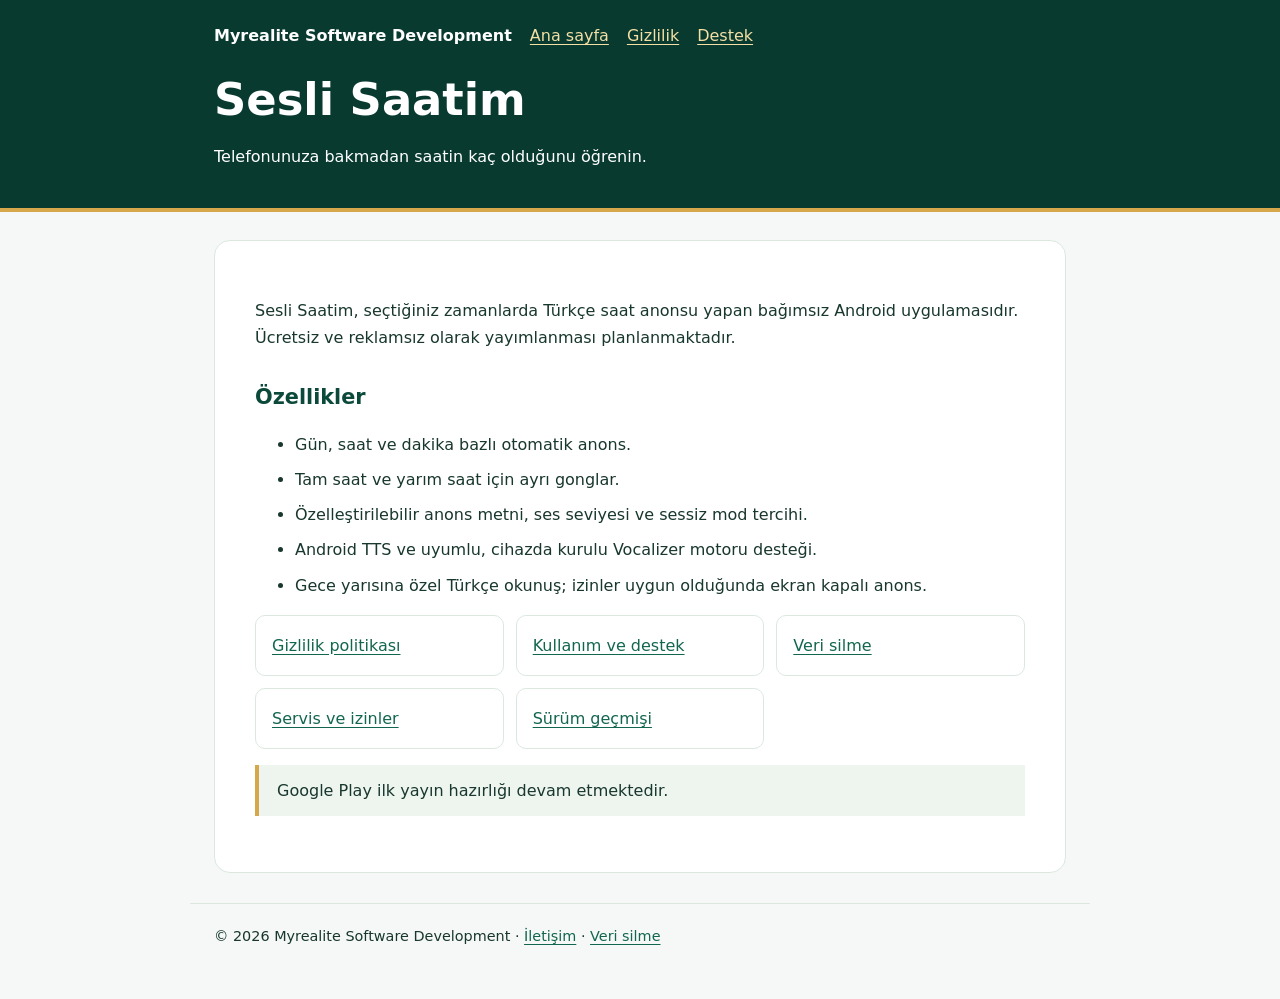
<file: index.html>
<!doctype html>
<html lang="tr"><head><meta charset="utf-8"><meta name="viewport" content="width=device-width,initial-scale=1"><meta name="description" content="Sesli Saatim — Sesli Saatim"><title>Sesli Saatim | Sesli Saatim</title><link rel="stylesheet" href="style.css"></head><body><header><div class="wrap"><nav><strong>Myrealite Software Development</strong><a href="index.html">Ana sayfa</a><a href="privacy.html">Gizlilik</a><a href="support.html">Destek</a></nav><h1>Sesli Saatim</h1><p>Telefonunuza bakmadan saatin kaç olduğunu öğrenin.</p></div></header><main><article><p>Sesli Saatim, seçtiğiniz zamanlarda Türkçe saat anonsu yapan bağımsız Android uygulamasıdır. Ücretsiz ve reklamsız olarak yayımlanması planlanmaktadır.</p><h2>Özellikler</h2><ul><li>Gün, saat ve dakika bazlı otomatik anons.</li><li>Tam saat ve yarım saat için ayrı gonglar.</li><li>Özelleştirilebilir anons metni, ses seviyesi ve sessiz mod tercihi.</li><li>Android TTS ve uyumlu, cihazda kurulu Vocalizer motoru desteği.</li><li>Gece yarısına özel Türkçe okunuş; izinler uygun olduğunda ekran kapalı anons.</li></ul><div class="tiles"><a href="privacy.html">Gizlilik politikası</a><a href="support.html">Kullanım ve destek</a><a href="data-deletion.html">Veri silme</a><a href="foreground-service-demo.html">Servis ve izinler</a><a href="changelog.html">Sürüm geçmişi</a></div><p class="note">Google Play ilk yayın hazırlığı devam etmektedir.</p></article></main><footer>© 2026 Myrealite Software Development · <a href="mailto:myrealitesoftdev@gmail.com">İletişim</a> · <a href="data-deletion.html">Veri silme</a></footer></body></html>
</file>
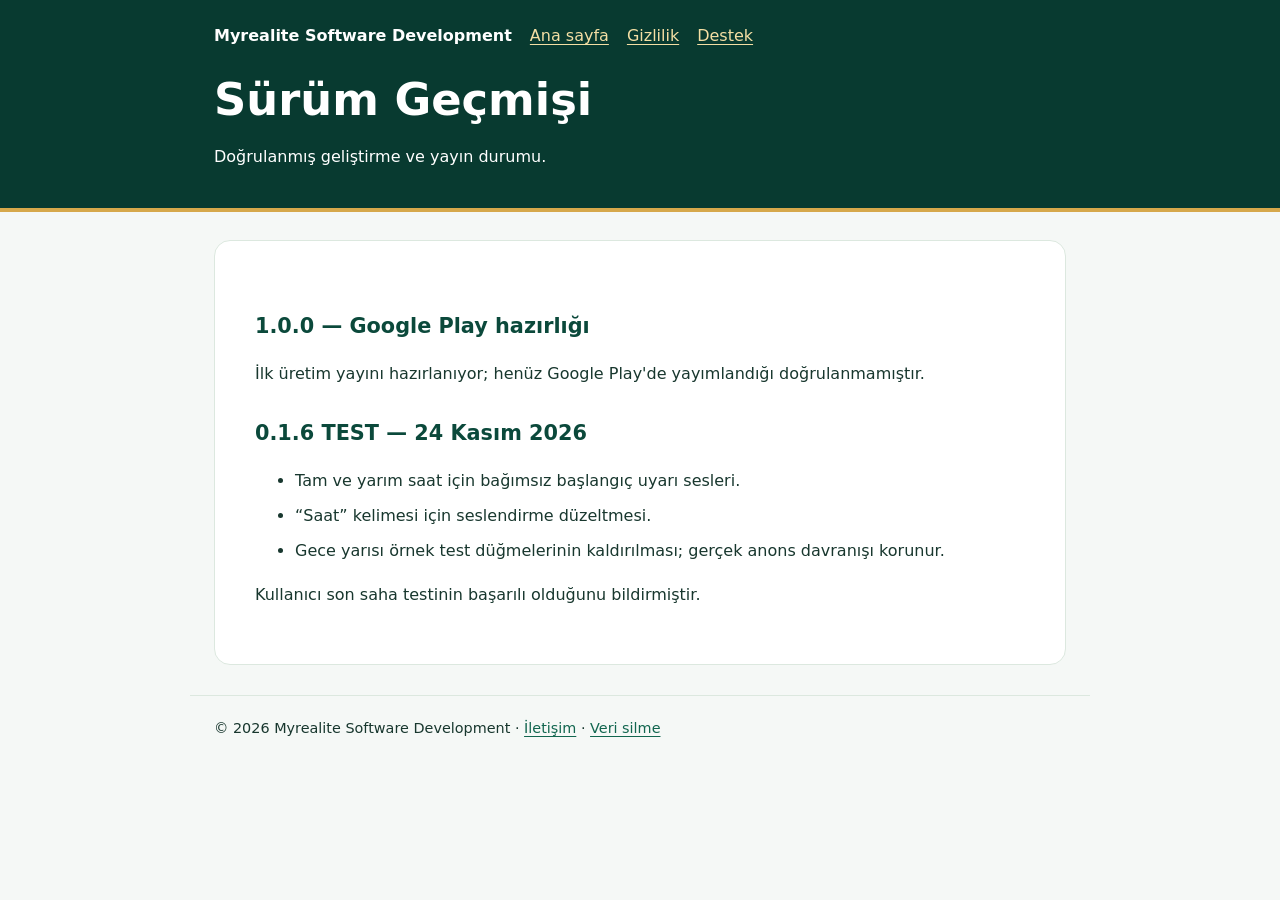
<file: changelog.html>
<!doctype html>
<html lang="tr"><head><meta charset="utf-8"><meta name="viewport" content="width=device-width,initial-scale=1"><meta name="description" content="Sesli Saatim — Sürüm Geçmişi"><title>Sesli Saatim | Sürüm Geçmişi</title><link rel="stylesheet" href="style.css"></head><body><header><div class="wrap"><nav><strong>Myrealite Software Development</strong><a href="index.html">Ana sayfa</a><a href="privacy.html">Gizlilik</a><a href="support.html">Destek</a></nav><h1>Sürüm Geçmişi</h1><p>Doğrulanmış geliştirme ve yayın durumu.</p></div></header><main><article><h2>1.0.0 — Google Play hazırlığı</h2><p>İlk üretim yayını hazırlanıyor; henüz Google Play'de yayımlandığı doğrulanmamıştır.</p><h2>0.1.6 TEST — 24 Kasım 2026</h2><ul><li>Tam ve yarım saat için bağımsız başlangıç uyarı sesleri.</li><li>“Saat” kelimesi için seslendirme düzeltmesi.</li><li>Gece yarısı örnek test düğmelerinin kaldırılması; gerçek anons davranışı korunur.</li></ul><p>Kullanıcı son saha testinin başarılı olduğunu bildirmiştir.</p></article></main><footer>© 2026 Myrealite Software Development · <a href="mailto:myrealitesoftdev@gmail.com">İletişim</a> · <a href="data-deletion.html">Veri silme</a></footer></body></html>
</file>
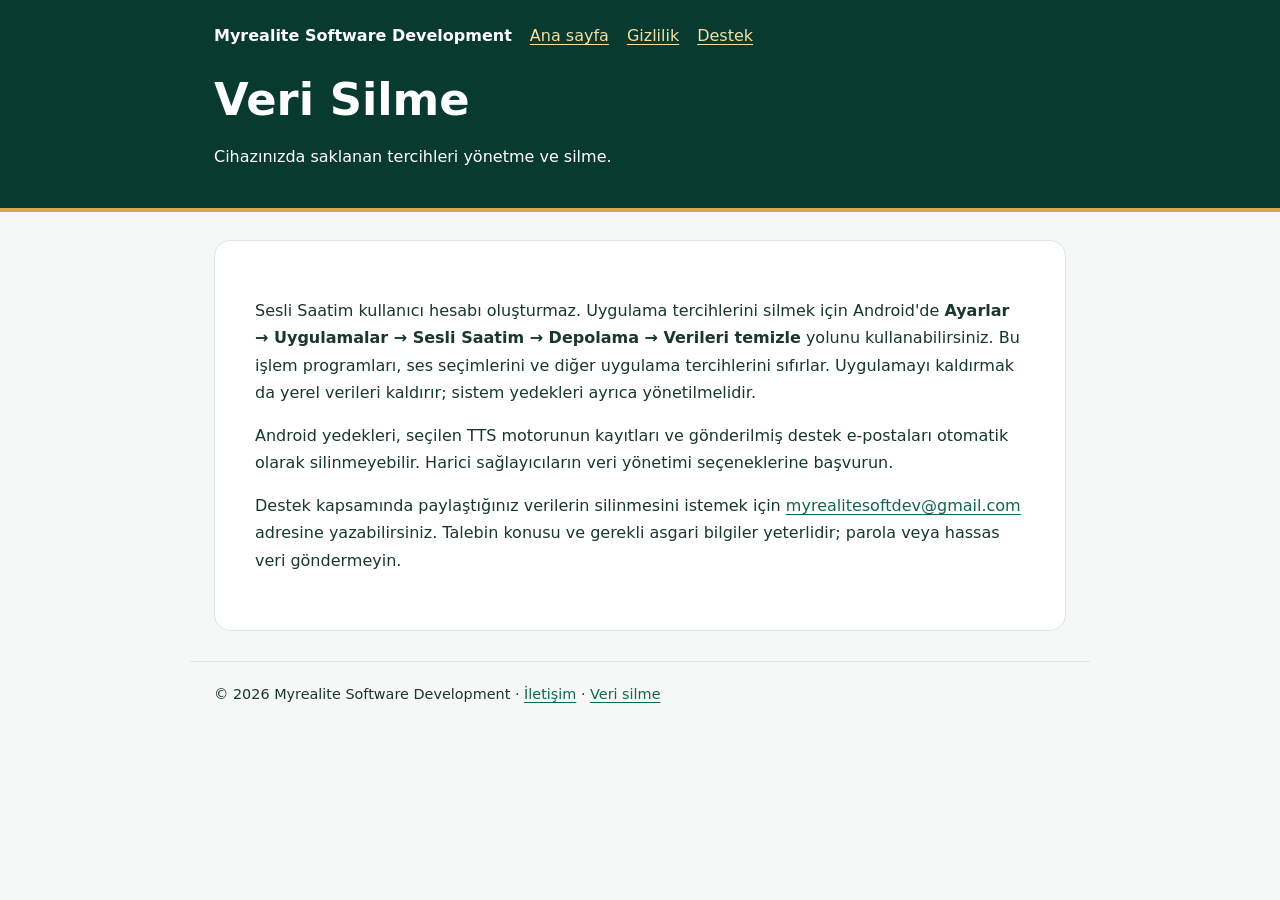
<file: data-deletion.html>
<!doctype html>
<html lang="tr"><head><meta charset="utf-8"><meta name="viewport" content="width=device-width,initial-scale=1"><meta name="description" content="Sesli Saatim — Veri Silme"><title>Sesli Saatim | Veri Silme</title><link rel="stylesheet" href="style.css"></head><body><header><div class="wrap"><nav><strong>Myrealite Software Development</strong><a href="index.html">Ana sayfa</a><a href="privacy.html">Gizlilik</a><a href="support.html">Destek</a></nav><h1>Veri Silme</h1><p>Cihazınızda saklanan tercihleri yönetme ve silme.</p></div></header><main><article><p>Sesli Saatim kullanıcı hesabı oluşturmaz. Uygulama tercihlerini silmek için Android'de <strong>Ayarlar → Uygulamalar → Sesli Saatim → Depolama → Verileri temizle</strong> yolunu kullanabilirsiniz. Bu işlem programları, ses seçimlerini ve diğer uygulama tercihlerini sıfırlar. Uygulamayı kaldırmak da yerel verileri kaldırır; sistem yedekleri ayrıca yönetilmelidir.</p><p>Android yedekleri, seçilen TTS motorunun kayıtları ve gönderilmiş destek e-postaları otomatik olarak silinmeyebilir. Harici sağlayıcıların veri yönetimi seçeneklerine başvurun.</p><p>Destek kapsamında paylaştığınız verilerin silinmesini istemek için <a href="mailto:myrealitesoftdev@gmail.com?subject=Sesli%20Saatim%20veri%20silme%20talebi">myrealitesoftdev@gmail.com</a> adresine yazabilirsiniz. Talebin konusu ve gerekli asgari bilgiler yeterlidir; parola veya hassas veri göndermeyin.</p></article></main><footer>© 2026 Myrealite Software Development · <a href="mailto:myrealitesoftdev@gmail.com">İletişim</a> · <a href="data-deletion.html">Veri silme</a></footer></body></html>
</file>
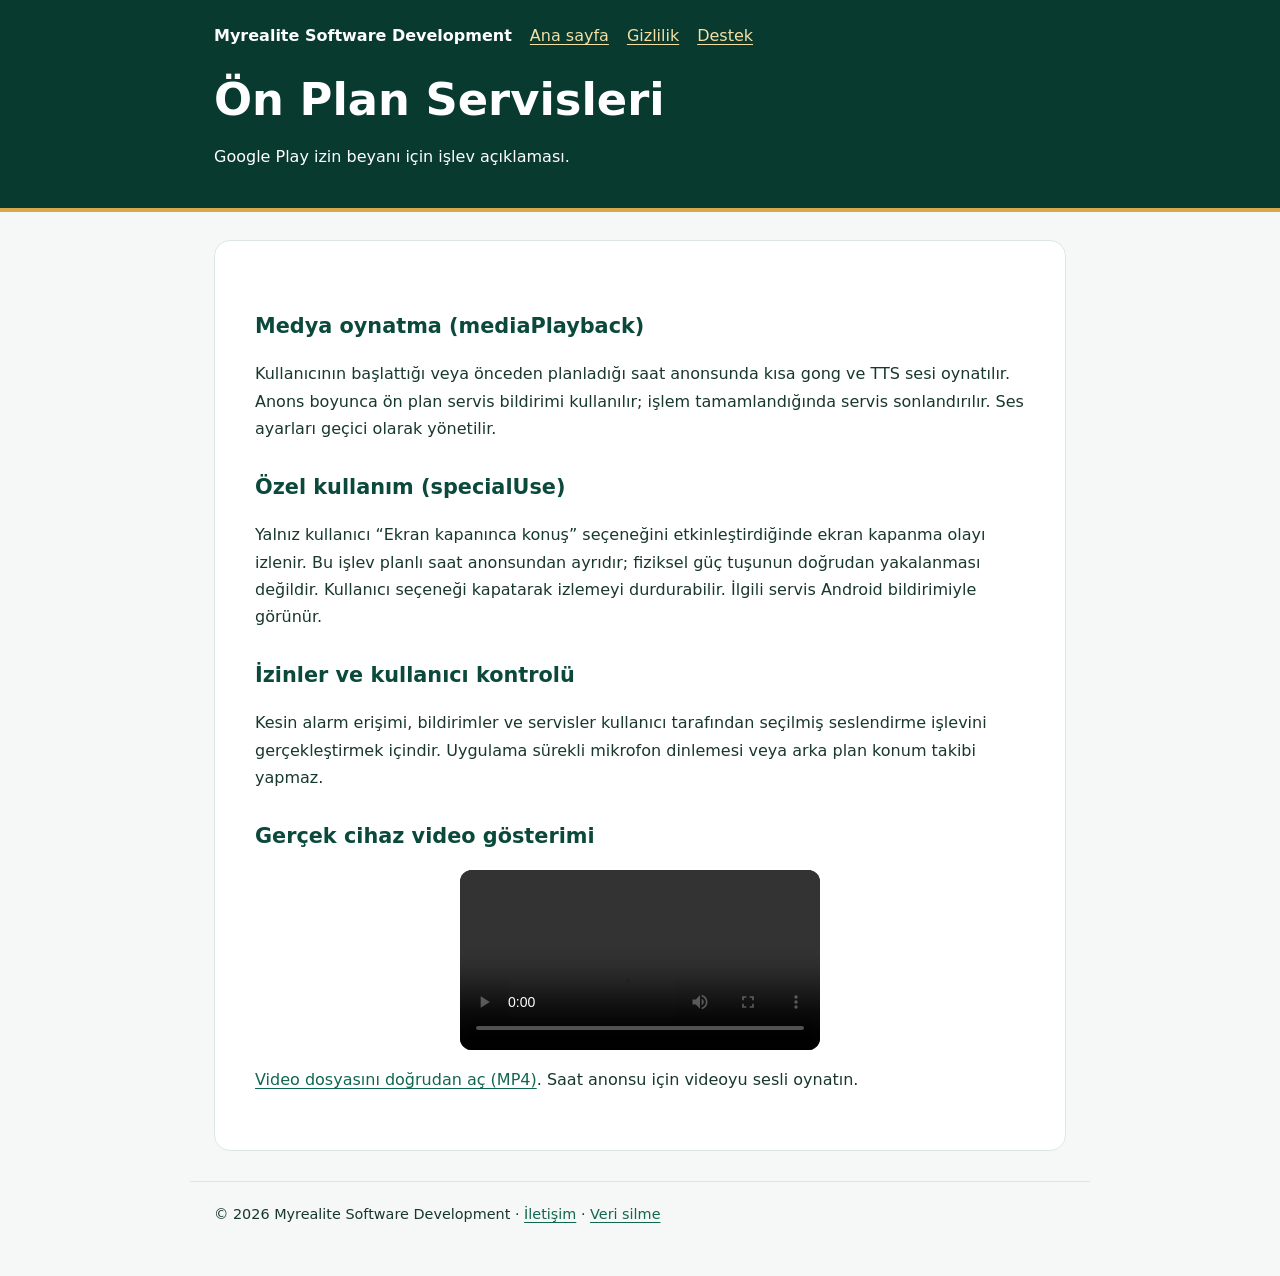
<file: foreground-service-demo.html>
<!doctype html>
<html lang="tr"><head><meta charset="utf-8"><meta name="viewport" content="width=device-width,initial-scale=1"><meta name="description" content="Sesli Saatim — Ön Plan Servisleri"><title>Sesli Saatim | Ön Plan Servisleri</title><link rel="stylesheet" href="style.css"></head><body><header><div class="wrap"><nav><strong>Myrealite Software Development</strong><a href="index.html">Ana sayfa</a><a href="privacy.html">Gizlilik</a><a href="support.html">Destek</a></nav><h1>Ön Plan Servisleri</h1><p>Google Play izin beyanı için işlev açıklaması.</p></div></header><main><article><h2>Medya oynatma (mediaPlayback)</h2><p>Kullanıcının başlattığı veya önceden planladığı saat anonsunda kısa gong ve TTS sesi oynatılır. Anons boyunca ön plan servis bildirimi kullanılır; işlem tamamlandığında servis sonlandırılır. Ses ayarları geçici olarak yönetilir.</p><h2>Özel kullanım (specialUse)</h2><p>Yalnız kullanıcı “Ekran kapanınca konuş” seçeneğini etkinleştirdiğinde ekran kapanma olayı izlenir. Bu işlev planlı saat anonsundan ayrıdır; fiziksel güç tuşunun doğrudan yakalanması değildir. Kullanıcı seçeneği kapatarak izlemeyi durdurabilir. İlgili servis Android bildirimiyle görünür.</p><h2>İzinler ve kullanıcı kontrolü</h2><p>Kesin alarm erişimi, bildirimler ve servisler kullanıcı tarafından seçilmiş seslendirme işlevini gerçekleştirmek içindir. Uygulama sürekli mikrofon dinlemesi veya arka plan konum takibi yapmaz.</p><h2>Gerçek cihaz video gösterimi</h2><video controls playsinline preload="metadata" style="display:block;width:100%;max-width:360px;margin:16px auto;border-radius:12px;background:#111" aria-label="Sesli Saatim ön plan hizmeti gösterimi"><source src="foreground-service-demo.mp4" type="video/mp4">Tarayıcınız video oynatmayı desteklemiyor.</video><p><a href="foreground-service-demo.mp4">Video dosyasını doğrudan aç (MP4)</a>. Saat anonsu için videoyu sesli oynatın.</p></article></main><footer>© 2026 Myrealite Software Development · <a href="mailto:myrealitesoftdev@gmail.com">İletişim</a> · <a href="data-deletion.html">Veri silme</a></footer></body></html>
</file>
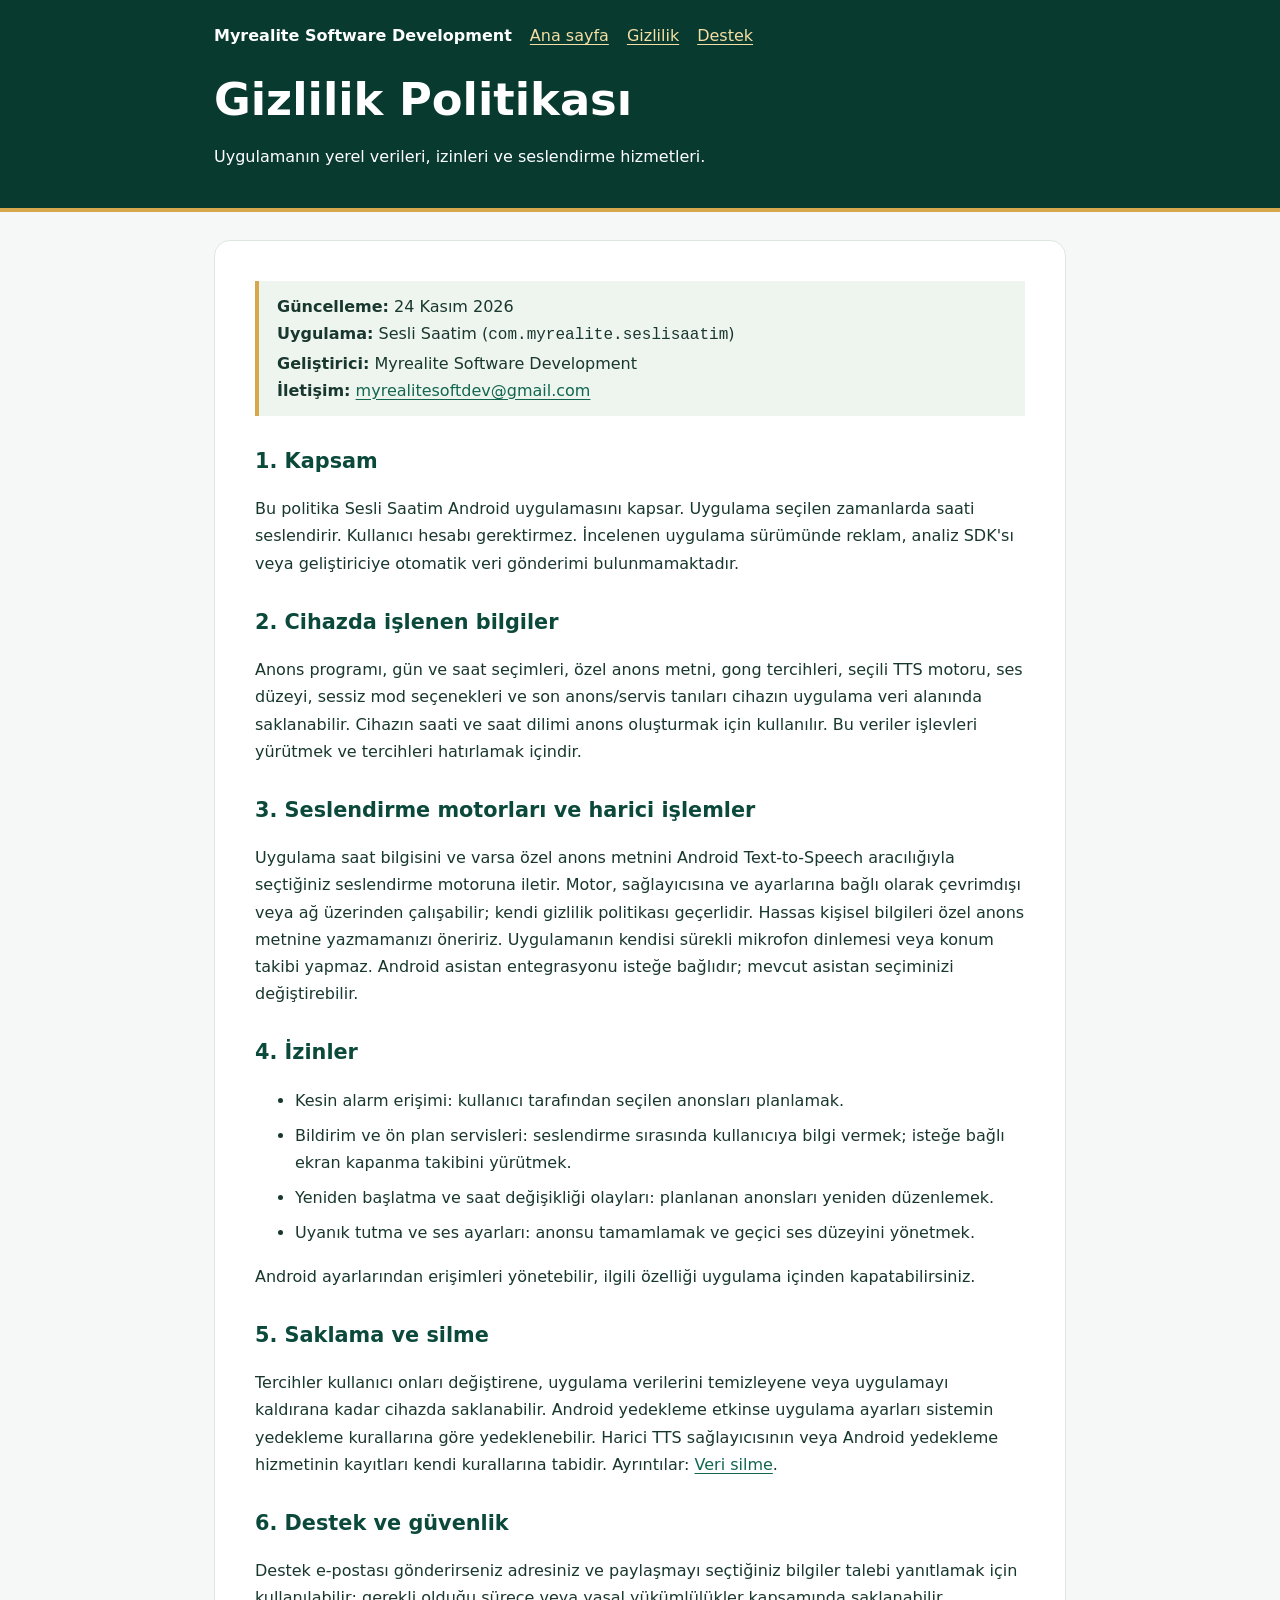
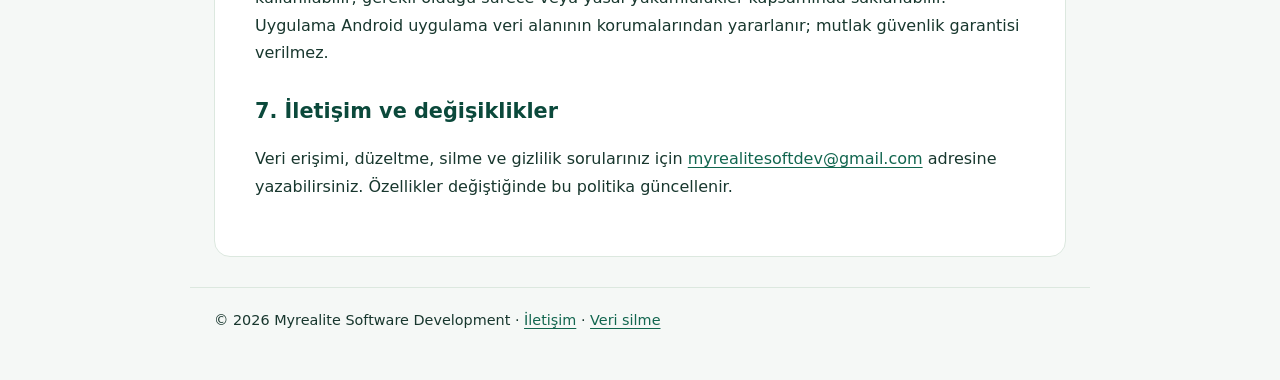
<file: privacy.html>
<!doctype html>
<html lang="tr"><head><meta charset="utf-8"><meta name="viewport" content="width=device-width,initial-scale=1"><meta name="description" content="Sesli Saatim — Gizlilik Politikası"><title>Sesli Saatim | Gizlilik Politikası</title><link rel="stylesheet" href="style.css"></head><body><header><div class="wrap"><nav><strong>Myrealite Software Development</strong><a href="index.html">Ana sayfa</a><a href="privacy.html">Gizlilik</a><a href="support.html">Destek</a></nav><h1>Gizlilik Politikası</h1><p>Uygulamanın yerel verileri, izinleri ve seslendirme hizmetleri.</p></div></header><main><article><div class="note"><strong>Güncelleme:</strong> 24 Kasım 2026<br><strong>Uygulama:</strong> Sesli Saatim (<code>com.myrealite.seslisaatim</code>)<br><strong>Geliştirici:</strong> Myrealite Software Development<br><strong>İletişim:</strong> <a href="mailto:myrealitesoftdev@gmail.com">myrealitesoftdev@gmail.com</a></div><h2>1. Kapsam</h2><p>Bu politika Sesli Saatim Android uygulamasını kapsar. Uygulama seçilen zamanlarda saati seslendirir. Kullanıcı hesabı gerektirmez. İncelenen uygulama sürümünde reklam, analiz SDK'sı veya geliştiriciye otomatik veri gönderimi bulunmamaktadır.</p><h2>2. Cihazda işlenen bilgiler</h2><p>Anons programı, gün ve saat seçimleri, özel anons metni, gong tercihleri, seçili TTS motoru, ses düzeyi, sessiz mod seçenekleri ve son anons/servis tanıları cihazın uygulama veri alanında saklanabilir. Cihazın saati ve saat dilimi anons oluşturmak için kullanılır. Bu veriler işlevleri yürütmek ve tercihleri hatırlamak içindir.</p><h2>3. Seslendirme motorları ve harici işlemler</h2><p>Uygulama saat bilgisini ve varsa özel anons metnini Android Text-to-Speech aracılığıyla seçtiğiniz seslendirme motoruna iletir. Motor, sağlayıcısına ve ayarlarına bağlı olarak çevrimdışı veya ağ üzerinden çalışabilir; kendi gizlilik politikası geçerlidir. Hassas kişisel bilgileri özel anons metnine yazmamanızı öneririz. Uygulamanın kendisi sürekli mikrofon dinlemesi veya konum takibi yapmaz. Android asistan entegrasyonu isteğe bağlıdır; mevcut asistan seçiminizi değiştirebilir.</p><h2>4. İzinler</h2><ul><li>Kesin alarm erişimi: kullanıcı tarafından seçilen anonsları planlamak.</li><li>Bildirim ve ön plan servisleri: seslendirme sırasında kullanıcıya bilgi vermek; isteğe bağlı ekran kapanma takibini yürütmek.</li><li>Yeniden başlatma ve saat değişikliği olayları: planlanan anonsları yeniden düzenlemek.</li><li>Uyanık tutma ve ses ayarları: anonsu tamamlamak ve geçici ses düzeyini yönetmek.</li></ul><p>Android ayarlarından erişimleri yönetebilir, ilgili özelliği uygulama içinden kapatabilirsiniz.</p><h2>5. Saklama ve silme</h2><p>Tercihler kullanıcı onları değiştirene, uygulama verilerini temizleyene veya uygulamayı kaldırana kadar cihazda saklanabilir. Android yedekleme etkinse uygulama ayarları sistemin yedekleme kurallarına göre yedeklenebilir. Harici TTS sağlayıcısının veya Android yedekleme hizmetinin kayıtları kendi kurallarına tabidir. Ayrıntılar: <a href="data-deletion.html">Veri silme</a>.</p><h2>6. Destek ve güvenlik</h2><p>Destek e-postası gönderirseniz adresiniz ve paylaşmayı seçtiğiniz bilgiler talebi yanıtlamak için kullanılabilir; gerekli olduğu sürece veya yasal yükümlülükler kapsamında saklanabilir. Uygulama Android uygulama veri alanının korumalarından yararlanır; mutlak güvenlik garantisi verilmez.</p><h2>7. İletişim ve değişiklikler</h2><p>Veri erişimi, düzeltme, silme ve gizlilik sorularınız için <a href="mailto:myrealitesoftdev@gmail.com">myrealitesoftdev@gmail.com</a> adresine yazabilirsiniz. Özellikler değiştiğinde bu politika güncellenir.</p></article></main><footer>© 2026 Myrealite Software Development · <a href="mailto:myrealitesoftdev@gmail.com">İletişim</a> · <a href="data-deletion.html">Veri silme</a></footer></body></html>
</file>
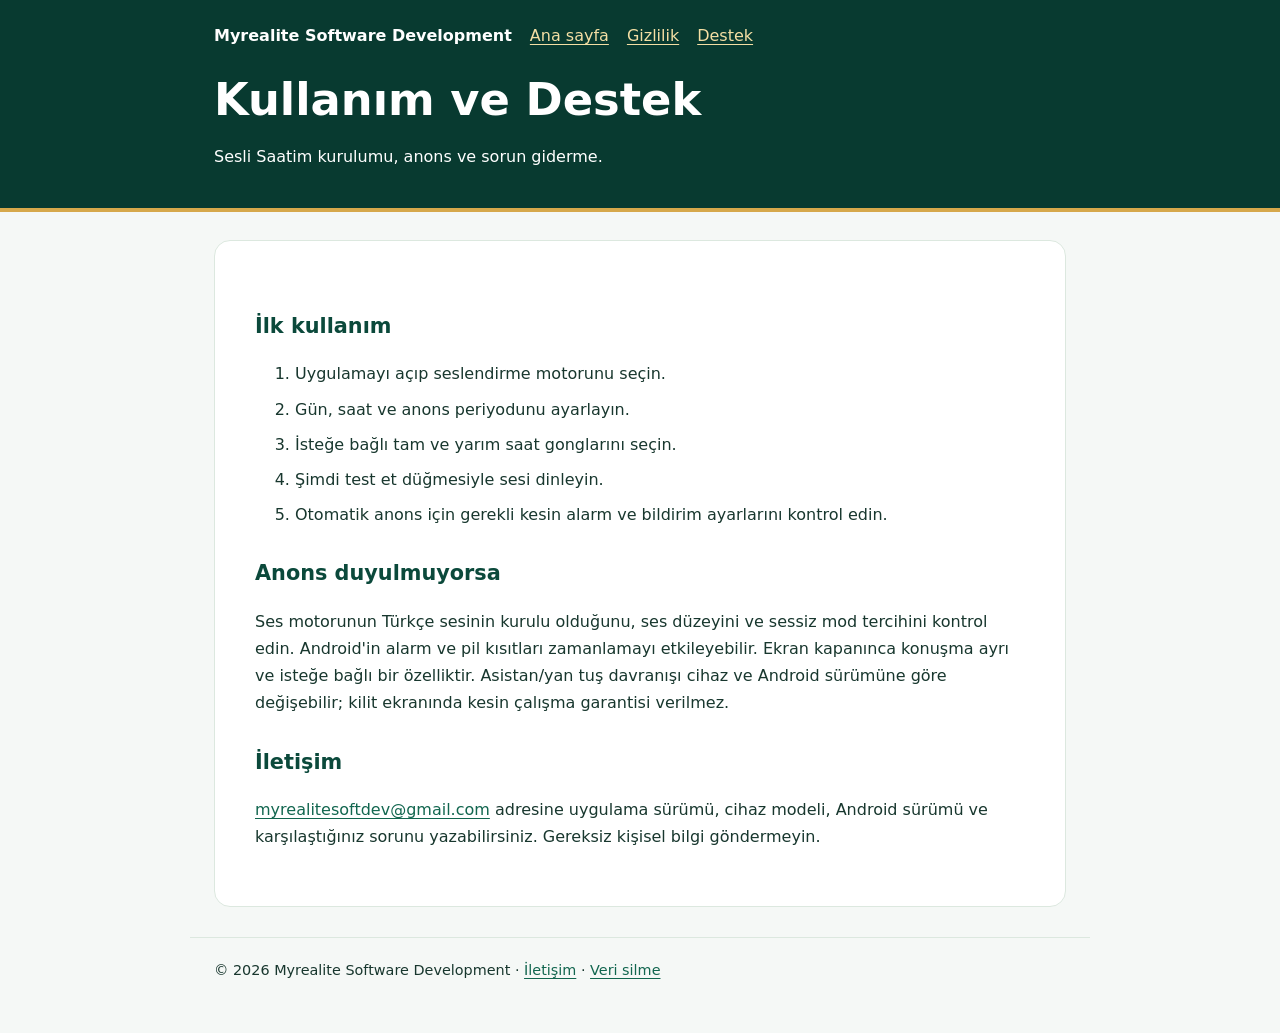
<file: support.html>
<!doctype html>
<html lang="tr"><head><meta charset="utf-8"><meta name="viewport" content="width=device-width,initial-scale=1"><meta name="description" content="Sesli Saatim — Kullanım ve Destek"><title>Sesli Saatim | Kullanım ve Destek</title><link rel="stylesheet" href="style.css"></head><body><header><div class="wrap"><nav><strong>Myrealite Software Development</strong><a href="index.html">Ana sayfa</a><a href="privacy.html">Gizlilik</a><a href="support.html">Destek</a></nav><h1>Kullanım ve Destek</h1><p>Sesli Saatim kurulumu, anons ve sorun giderme.</p></div></header><main><article><h2>İlk kullanım</h2><ol><li>Uygulamayı açıp seslendirme motorunu seçin.</li><li>Gün, saat ve anons periyodunu ayarlayın.</li><li>İsteğe bağlı tam ve yarım saat gonglarını seçin.</li><li>Şimdi test et düğmesiyle sesi dinleyin.</li><li>Otomatik anons için gerekli kesin alarm ve bildirim ayarlarını kontrol edin.</li></ol><h2>Anons duyulmuyorsa</h2><p>Ses motorunun Türkçe sesinin kurulu olduğunu, ses düzeyini ve sessiz mod tercihini kontrol edin. Android'in alarm ve pil kısıtları zamanlamayı etkileyebilir. Ekran kapanınca konuşma ayrı ve isteğe bağlı bir özelliktir. Asistan/yan tuş davranışı cihaz ve Android sürümüne göre değişebilir; kilit ekranında kesin çalışma garantisi verilmez.</p><h2>İletişim</h2><p><a href="mailto:myrealitesoftdev@gmail.com">myrealitesoftdev@gmail.com</a> adresine uygulama sürümü, cihaz modeli, Android sürümü ve karşılaştığınız sorunu yazabilirsiniz. Gereksiz kişisel bilgi göndermeyin.</p></article></main><footer>© 2026 Myrealite Software Development · <a href="mailto:myrealitesoftdev@gmail.com">İletişim</a> · <a href="data-deletion.html">Veri silme</a></footer></body></html>
</file>
<file: style.css>
:root{color-scheme:light;--ink:#18372e;--green:#0b493b;--gold:#d6a84b;--bg:#f5f8f6}*{box-sizing:border-box}body{margin:0;background:var(--bg);color:var(--ink);font:16px/1.7 system-ui,sans-serif}header{background:#083a30;color:white;border-bottom:4px solid var(--gold)}.wrap{max-width:900px;margin:auto;padding:22px 24px}nav{display:flex;gap:18px;flex-wrap:wrap;align-items:center}nav a{color:#f4dfa4}a{color:#12664f;text-underline-offset:3px}a:focus-visible{outline:3px solid #b98625;outline-offset:3px}h1{font-size:clamp(1.9rem,5vw,2.8rem);line-height:1.2;margin:24px 0 10px}h2{font-size:1.3rem;margin:28px 0 8px;color:var(--green)}main{max-width:900px;margin:28px auto;padding:0 24px}article{background:white;border:1px solid #dce8df;border-radius:16px;padding:clamp(20px,4vw,40px)}li{margin:8px 0}.note{background:#eef5ef;border-left:4px solid var(--gold);padding:12px 18px}footer{max-width:900px;margin:30px auto;padding:20px 24px;border-top:1px solid #dce8df;font-size:.9rem}code{overflow-wrap:anywhere} .tiles{display:grid;grid-template-columns:repeat(auto-fit,minmax(220px,1fr));gap:12px}.tiles a{display:block;border:1px solid #dce8df;border-radius:10px;padding:16px}
</file>
